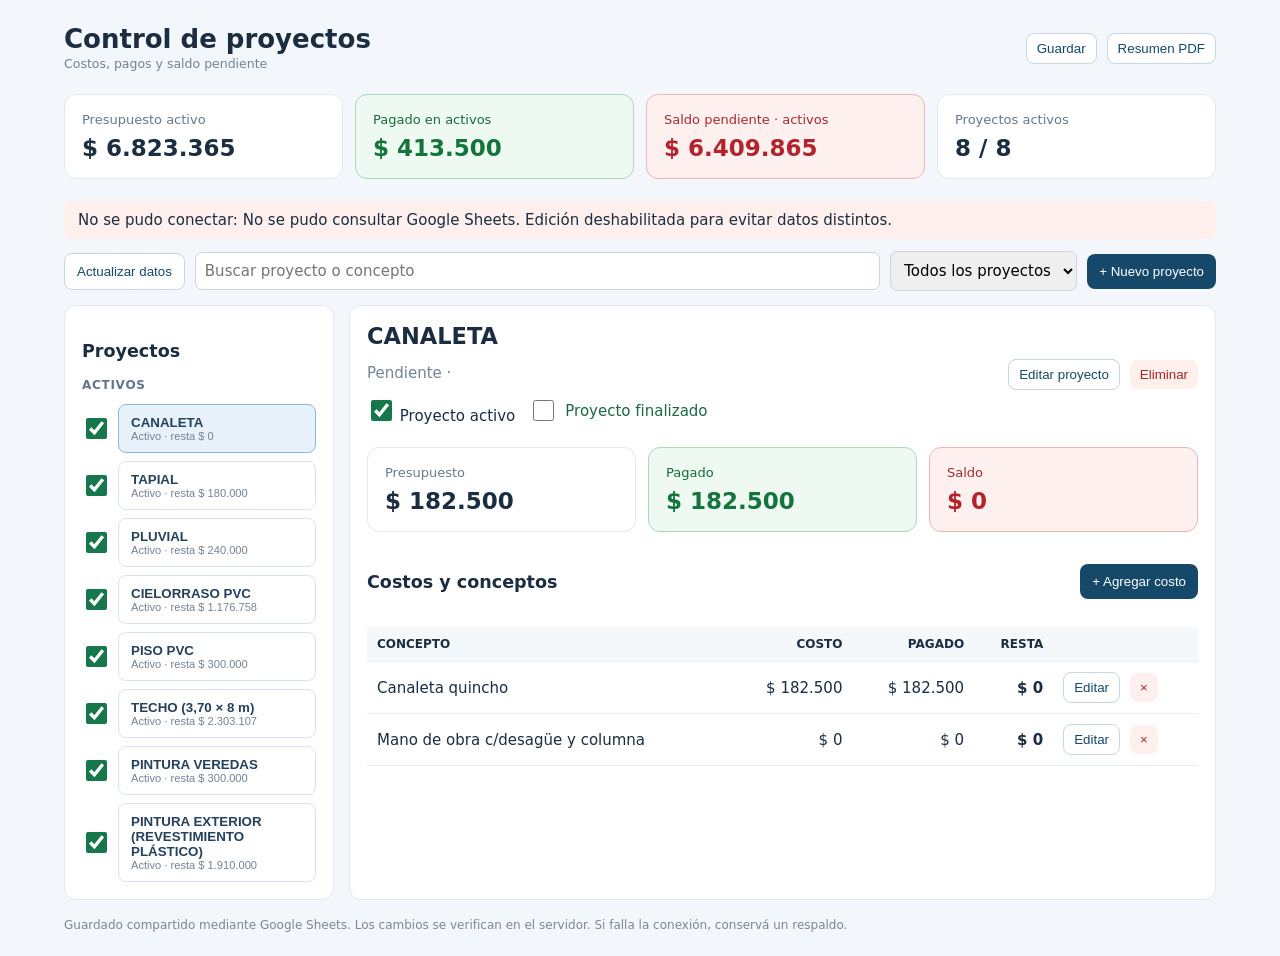
<file: control-proyectos/index.html>
<!doctype html><html lang="es"><meta charset="utf-8"><meta name="viewport" content="width=device-width,initial-scale=1"><title>Control de proyectos</title><style>
*{box-sizing:border-box}body{font:15px system-ui,Arial;color:#1b2d40;background:#f3f6fa;margin:0}.wrap{max-width:1200px;margin:auto;padding:24px}header,.toolbar,.head,.actions{display:flex;gap:10px;align-items:center;justify-content:space-between;flex-wrap:wrap}h1{margin:0;font-size:26px}small,.muted{color:#748395}button{background:#16486a;color:#fff;border:0;border-radius:8px;padding:10px 12px;cursor:pointer}button.alt{background:#fff;color:#16486a;border:1px solid #c9d5e0}button.del{background:#fff0ee;color:#a22}input,select{font:inherit;padding:9px;border:1px solid #cbd5df;border-radius:7px}input[type=checkbox]{width:21px;height:21px;accent-color:#16774c;cursor:pointer}.cards{display:grid;grid-template-columns:repeat(4,1fr);gap:12px;margin:22px 0}.card,.panel{background:#fff;border:1px solid #e1e8ef;border-radius:12px;padding:17px}.card span{display:block;font-size:13px;color:#67788b}.card strong{font-size:23px;display:block;margin-top:8px}.layout{display:grid;grid-template-columns:270px 1fr;gap:15px}.list{display:grid;gap:8px}.pr{display:flex;gap:8px;align-items:center}.pr button{flex:1;text-align:left;background:#fff;color:#25405a;border:1px solid #dbe4ee}.pr button.sel{background:#e7f1fa;border-color:#8eb8d8}.pr small{display:block}.group-name{font-size:12px;font-weight:700;letter-spacing:.06em;text-transform:uppercase;color:#64748b;margin:17px 0 4px;padding-top:10px;border-top:1px solid #e5ebf1}.group-name:first-child{border-top:0;margin-top:0;padding-top:0}.pr.completed input[type=checkbox]{accent-color:#9299a3;pointer-events:none;opacity:1}.pr.completed button{background:#f5f6f8;color:#576678}.pr.completed button.sel{background:#e7f1fa;color:#25405a}.complete-control{display:inline-flex;align-items:center;gap:8px;margin-left:14px;color:#1a6845}.head h2{margin:0}.toolbar{margin-bottom:14px;justify-content:flex-start}.toolbar input{flex:1;min-width:180px}.sub{margin:15px 0;color:#697a8c}table{border-collapse:collapse;width:100%;margin-top:18px}td,th{padding:10px;border-bottom:1px solid #e8edf2;text-align:left}th{background:#f5f8fb;font-size:12px;text-transform:uppercase}td.num,th.num{text-align:right}.scroll{overflow:auto}.actions{justify-content:flex-start}.actions button{padding:7px 10px}.modal{position:fixed;inset:0;background:#1426389c;display:none;align-items:center;justify-content:center;padding:16px}.modal.show{display:flex}.form{background:white;border-radius:12px;padding:24px;width:min(500px,100%)}.form label{display:block;margin:12px 0}.form label input,.form label select,.form textarea{display:block;width:100%;margin-top:5px}.form textarea{min-height:70px}.foot{font-size:12px;color:#7c8795;margin-top:18px}@media(max-width:850px){.cards{grid-template-columns:repeat(2,1fr)}.layout{grid-template-columns:1fr}}
 .card.paid-card{background:#edf9f1;border-color:#acd9ba}.card.paid-card span{color:#176b3d}.card.paid-card strong{color:#14743b}.card.balance-card{background:#fff0f0;border-color:#edb6b6}.card.balance-card span{color:#a52a2a}.card.balance-card strong{color:#b4232b}</style><div class="wrap"><header><div><h1>Control de proyectos</h1><small>Costos, pagos y saldo pendiente</small></div><div class="actions"><button class="alt" id="saveNow">Guardar</button><button class="alt" id="pdfSummary" title="Resumen de todos los proyectos en formato A4">Resumen PDF</button><button id="backup" hidden>Guardar respaldo</button><button id="restore" hidden>Restaurar respaldo</button><button id="csv" hidden>Exportar CSV</button><input type="file" id="file" accept=".json" hidden></div></header><div class="cards"><div class="card"><span>Presupuesto activo</span><strong id="c"></strong></div><div class="card paid-card"><span>Pagado en activos</span><strong id="p"></strong></div><div class="card balance-card"><span>Saldo pendiente · activos</span><strong id="s"></strong></div><div class="card"><span>Proyectos activos</span><strong id="n"></strong></div></div><div id="sync-status" role="status" style="padding:10px 14px;background:#eef4ff;border-radius:8px;margin:12px 0">Conectando con Google Sheets…</div><div class="toolbar"><button class="alt" id="refreshRemote">Actualizar datos</button><input id="search" placeholder="Buscar proyecto o concepto"><select id="filter"><option value="all">Todos los proyectos</option><option value="active">Solo activos</option><option value="completed">Finalizados</option><option value="inactive">No activos</option></select><button id="add">+ Nuevo proyecto</button></div><div class="layout"><aside class="panel"><h3>Proyectos</h3><div id="list" class="list"></div></aside><main class="panel" id="detail"></main></div><div class="foot">Guardado compartido mediante Google Sheets. Los cambios se verifican en el servidor. Si falla la conexión, conservá un respaldo.</div></div><div class="modal" id="modal"><form class="form" id="form"><h2 id="title"></h2><div id="fields"></div><div class="actions"><button type="submit">Guardar</button><button type="button" class="alt" id="cancel">Cancelar</button></div></form></div><script>
const initial=[
['CANALETA',[['Canaleta quincho',182500,182500],['Mano de obra c/desagüe y columna',0,0]]],
['TAPIAL',[['Ladrillo común 200 unidades',60000,60000],['1/2 mt de arena',32000,32000],['5 cemento',45000,45000],['1kg de alambre',5000,5000],['2 plasticor',0,0],['1 hierro del 8',0,0],['Mano de obra',180000,0]]],
['PLUVIAL',[['2 caños de 110 PVC',70000,70000],['1 bolsa de cemento',9000,9000],['1 bolsa de arena',10000,10000],['6 bolsas de piedra',0,0],['1 rejilla 20x20',0,0],['Mano de obra',180000,0],['Barra',60000,0]]],
['CIELORRASO PVC',[['36,30 m² / 3,3 × 11 m',816758,0],['Mano de obra',360000,0]]],
['PISO PVC',[['36,30 m² de piso',0,0],['Mano de obra',300000,0]]],
['TECHO (3,70 × 8 m)',[['8 caños de 80x40x1,6x6m',422787,0],['4 caños de 80x80x1,6x6m',283048,0],['4 chapas translúcidas PVC de 8m',572400,0],['200 tornillos',22990,0],['2kg electrodos',28525,0],['5 discos de corte',21477,0],['1 disco de desbaste',4719,0],['4l de antióxido',57161,0],['5 bolsas de cemento',0,0],['3 hierros del 8',0,0],['1/4m de arena',0,0],['1/4m de piedra',0,0],['Mano de obra',740000,0],['Cenefas y canaleta',0,0],['Mano de obra cenefa y canaleta',150000,0]]],
['PINTURA VEREDAS',[['2 tachos de 4l pintura',100000,0],['Mano de obra',200000,0]]],
['PINTURA EXTERIOR (REVESTIMIENTO PLÁSTICO)',[['76m² de revestimiento',760000,0],['Base para dos manos',250000,0],['Mano de obra',900000,0]]]
];const key='control_proyectos_v1',id=()=>Math.random().toString(36).slice(2,10),E=x=>String(x??'').replace(/[&<>"']/g,c=>({'&':'&amp;','<':'&lt;','>':'&gt;','"':'&quot;',"'":'&#39;'}[c])),cash=x=>new Intl.NumberFormat('es-AR',{style:'currency',currency:'ARS',maximumFractionDigits:0}).format(Number(x)||0),seed=()=>initial.map(([name,items])=>({id:id(),name,status:'Pendiente',active:true,note:'',items:items.map(([description,cost,paidAmount])=>({id:id(),description,cost,paidAmount}))}));let data;try{data=JSON.parse(localStorage.getItem(key));if(!Array.isArray(data))throw 1}catch{data=seed()}data.forEach(p=>{p.active=p.active!==false;p.items.forEach(i=>{if(i.paidAmount==null)i.paidAmount=(i.payments||[]).reduce((s,x)=>s+Number(x.amount||0),0)})});let selected=data[0]?.id,save=()=>localStorage.setItem(key,JSON.stringify(data)),tot=p=>p.items.reduce((a,i)=>({cost:a.cost+Number(i.cost||0),paid:a.paid+Number(i.paidAmount||0)}),{cost:0,paid:0}),upd=()=>{save();render();queueSync()};function render(){let a=data.filter(p=>p.active&&!p.completed).reduce((a,p)=>{let t=tot(p);return{cost:a.cost+t.cost,paid:a.paid+t.paid}},{cost:0,paid:0});c.textContent=cash(a.cost);document.getElementById('p').textContent=cash(a.paid);s.textContent=cash(a.cost-a.paid);n.textContent=data.filter(p=>p.active&&!p.completed).length+' / '+data.length;let q=search.value.toLowerCase(),f=filter.value,group=p=>p.completed?'completed':p.active?'active':'inactive',
 visible=data.filter(p=>(f==='all'||group(p)===f)&&(p.name.toLowerCase().includes(q)||(p.items||[]).some(i=>i.description.toLowerCase().includes(q))));
 visible.sort((a,b)=>({active:0,completed:1,inactive:2}[group(a)]-({active:0,completed:1,inactive:2}[group(b)])));
 if(!visible.some(p=>p.id===selected))selected=visible[0]?.id;
 let last='';
 list.innerHTML=visible.map(p=>{
  let t=tot(p),g=group(p),heading=g==='active'?'Activos':g==='completed'?'Finalizados':'No activos';
  let title=g!==last?'<div class="group-name">'+heading+'</div>':'';last=g;
  return title+'<div class="pr '+(g==='completed'?'completed':'')+'"><input type="checkbox" data-active="'+p.id+'" '+((g==='active'||g==='completed')?'checked':'')+' title="'+(g==='completed'?'Proyecto finalizado':'Proyecto activo')+'"><button class="'+(selected===p.id?'sel':'')+'" data-project="'+p.id+'"><b>'+E(p.name)+'</b><small>'+ (g==='active'?'Activo':g==='completed'?'Finalizado':'No activo') +' · resta '+cash(t.cost-t.paid)+'</small></button></div>'
 }).join('')||'<p class="muted">Sin resultados</p>';let p=data.find(p=>p.id===selected);if(!p){detail.innerHTML='<p>Seleccioná un proyecto.</p>';return}let t=tot(p);detail.innerHTML='<div class="head"><div><h2>'+E(p.name)+'</h2><p class="muted">'+(p.completed?'Finalizado':E(p.status))+' · '+E(p.note)+'</p><label><input id="act" type="checkbox" '+(p.active&&!p.completed?'checked':'')+'> Proyecto activo</label><label class="complete-control"><input id="completed" type="checkbox" '+(p.completed?'checked':'')+'> Proyecto finalizado</label></div><div class="actions"><button class="alt" id="edit">Editar proyecto</button><button class="del" id="del">Eliminar</button></div></div><div class="cards" style="grid-template-columns:repeat(3,1fr)"><div class="card"><span>Presupuesto</span><strong>'+cash(t.cost)+'</strong></div><div class="card paid-card"><span>Pagado</span><strong>'+cash(t.paid)+'</strong></div><div class="card balance-card"><span>Saldo</span><strong>'+cash(t.cost-t.paid)+'</strong></div></div><div class="head"><h3>Costos y conceptos</h3><button id="additem">+ Agregar costo</button></div><div class="scroll"><table><thead><tr><th>Concepto</th><th class="num">Costo</th><th class="num">Pagado</th><th class="num">Resta</th><th></th></tr></thead><tbody>'+p.items.slice().sort((a,b)=>{const da=Number(a.cost||0)-Number(a.paidAmount||0),db=Number(b.cost||0)-Number(b.paidAmount||0);const ga=da>0?0:Number(a.cost||0)>0?1:2,gb=db>0?0:Number(b.cost||0)>0?1:2;return ga-gb||(ga===0?db-da:Number(b.cost||0)-Number(a.cost||0))||String(a.description).localeCompare(String(b.description),'es')}).map(i=>'<tr><td>'+E(i.description)+'</td><td class="num">'+cash(i.cost)+'</td><td class="num">'+cash(i.paidAmount)+'</td><td class="num" style="font-weight:700">'+cash(Number(i.cost)-Number(i.paidAmount))+'</td><td><div class="actions"><button class="alt" data-item="'+i.id+'">Editar</button><button class="del" data-remove="'+i.id+'">×</button></div></td></tr>').join('')+'</tbody></table></div>'}function editModal(title,arr,fn){document.getElementById('title').textContent=title;fields.innerHTML=arr.map(v=>'<label>'+E(v[1])+(v[2]==='select'?'<select name="'+v[0]+'">'+v[4].map(o=>'<option '+(o===v[3]?'selected':'')+'>'+E(o)+'</option>').join('')+'</select>':v[2]==='textarea'?'<textarea name="'+v[0]+'">'+E(v[3])+'</textarea>':'<input required name="'+v[0]+'" type="'+(v[2]||'text')+'" '+(v[2]==='number'?'min="0" step="0.01"':'')+' value="'+E(v[3]??'')+'">')+'</label>').join('');modal.classList.add('show');form.onsubmit=e=>{e.preventDefault();fn(Object.fromEntries(new FormData(form)));modal.classList.remove('show');upd()}}function projectForm(p){editModal(p?'Editar proyecto':'Nuevo proyecto',[['name','Nombre','text',p?.name||''],['status','Estado','select',p?.status||'Pendiente',['Pendiente','En ejecución','Finalizado']],['note','Observaciones','textarea',p?.note||'']],v=>{if(p)Object.assign(p,v);else{let x={id:id(),name:v.name,status:v.status,note:v.note,active:true,items:[]};data.push(x);selected=x.id}})}function itemForm(p,i){editModal(i?'Editar concepto':'Nuevo costo',[['description','Concepto','text',i?.description||''],['cost','Costo presupuestado','number',i?.cost??0],['paidAmount','Pagado','number',i?.paidAmount??0]],v=>{let x={description:v.description,cost:Number(v.cost),paidAmount:Number(v.paidAmount)};if(i)Object.assign(i,x);else p.items.push({id:id(),...x})})}document.getElementById('add').onclick=()=>projectForm();search.oninput=render;filter.onchange=render;cancel.onclick=()=>modal.classList.remove('show');document.body.addEventListener('change',e=>{if(!e.target.matches('#act,#completed,input[data-active]'))return;const p=(e.target.id==='act'||e.target.id==='completed')?data.find(x=>x.id===selected):data.find(x=>x.id===e.target.dataset.active);if(!p)return;if(locked){e.target.checked=e.target.id==='completed'?!!p.completed:!!(p.active&&!p.completed);return}if(e.target.id==='completed'){p.completed=e.target.checked;if(p.completed)p.active=false;else p.active=true}else{p.active=e.target.checked;if(p.active)p.completed=false}upd()});document.body.addEventListener('click',e=>{let b=e.target.closest('button');if(!b)return;if(b.dataset.project){selected=b.dataset.project;render();return}let p=data.find(p=>p.id===selected);if(!p)return;if(b.id==='edit')projectForm(p);if(b.id==='del'&&confirm('¿Eliminar proyecto?')){data=data.filter(x=>x.id!==p.id);selected=data[0]?.id;upd()}if(b.id==='additem')itemForm(p);if(b.dataset.item)itemForm(p,p.items.find(i=>i.id===b.dataset.item));if(b.dataset.remove&&confirm('¿Eliminar concepto?')){p.items=p.items.filter(i=>i.id!==b.dataset.remove);upd()}});function dl(content,name,type){let a=document.createElement('a'),u=URL.createObjectURL(new Blob([content],{type}));a.href=u;a.download=name;a.click();setTimeout(()=>URL.revokeObjectURL(u),500)}backup.onclick=()=>dl(JSON.stringify({version:2,projects:data},null,2),'respaldo_proyectos.json','application/json');restore.onclick=()=>file.click();file.onchange=async()=>{try{let j=JSON.parse(await file.files[0].text());if(!Array.isArray(j.projects))throw Error();if(confirm('¿Reemplazar datos actuales?')){data=j.projects;selected=data[0]?.id;upd()}}catch{alert('Respaldo incorrecto')}file.value=''};csv.onclick=()=>{let rows=[['Proyecto','Activo','Estado','Concepto','Costo','Pagado','Resta']];data.forEach(p=>p.items.forEach(i=>rows.push([p.name,p.active?'Sí':'No',p.status,i.description,i.cost,i.paidAmount,Number(i.cost)-Number(i.paidAmount)])));dl('\ufeff'+rows.map(r=>r.map(x=>'"'+String(x).replace(/"/g,'""')+'"').join(';')).join('\r\n'),'proyectos.csv','text/csv')};render();

const SERVICE='https://script.google.com/macros/s/AKfycbzwabcBMtCHVPYCfE2iRS7ivRHzhffWoXqF9jPuhnJ9L0bvOixS2ckPKdizKaEfRfRT/exec';
let revision=null,locked=true,writing=false,dirty=false;
const notice=(msg,error=false)=>{const el=document.getElementById('sync-status');el.textContent=msg;el.style.background=error?'#fff0ed':'#eef4ff'};
function jsonp(){
 return new Promise((resolve,reject)=>{
  const cb='cp'+Math.random().toString(36).slice(2),node=document.createElement('script');
  const timeout=setTimeout(()=>{cleanup();reject(new Error('Sin respuesta del servidor'))},12000);
  function cleanup(){clearTimeout(timeout);delete window[cb];node.remove()}
  window[cb]=d=>{cleanup();resolve(d)};
  node.onerror=()=>{cleanup();reject(new Error('No se pudo consultar Google Sheets'))};
  node.src=SERVICE+'?callback='+cb+'&_='+Date.now();document.head.appendChild(node)
 });
}
async function sendPOST(payload){
 // Petición simple sin preflight CORS; Apps Script recibe el JSON por e.postData.contents.
 // La respuesta opaque no implica éxito: verificamos versión y contenido vía JSONP.
 const response=await fetch(SERVICE,{
  method:'POST',mode:'no-cors',redirect:'follow',
  headers:{'Content-Type':'text/plain;charset=utf-8'},
  body:JSON.stringify(payload)
 });
 return response;
}
function setLocked(value){locked=value;document.querySelectorAll('#add,#restore,#detail button').forEach(x=>x.disabled=value);document.querySelectorAll('#detail input[type=checkbox],#list input[type=checkbox]').forEach(x=>{x.disabled=false;x.setAttribute('aria-disabled',String(value));x.style.cursor=value?'wait':'pointer';});document.getElementById('refreshRemote').disabled=value}
async function loadRemote(){
 if(writing||dirty){notice('Hay cambios pendientes de confirmar. No se actualizaron los datos.',true);return}
 setLocked(true);notice('Consultando base compartida…');
 try{
  const remote=await jsonp();if(!remote.ok)throw Error(remote.mensaje||'Error del servidor');
  revision=remote.version;
  if(revision===0 && !remote.proyectos.length){
   // No migrar automáticamente datos de un navegador al almacén de todos.
   notice('La base compartida está vacía. Usá «Restaurar respaldo» para cargar los proyectos iniciales, o creá un proyecto.');
   data=[];selected=null;
  }else{data=remote.proyectos;selected=data.find(p=>p.id===selected)?.id||data[0]?.id;notice('Datos compartidos actualizados · versión '+revision)}
  save();render();setLocked(false);
 }catch(e){notice('No se pudo conectar: '+e.message+'. Edición deshabilitada para evitar datos distintos.',true);setLocked(true)}
}
function queueSync(){
 if(locked){notice('Sin conexión: no se puede guardar.',true);return}
 dirty=true;setLocked(true);notice('Guardando en Google Sheets…');syncNow()
}
async function syncNow(){
 if(writing||!dirty)return;
 writing=true;dirty=false;
 const snapshot=JSON.stringify(data),base=revision;
 try{
  await sendPOST({version:base,proyectos:JSON.parse(snapshot)});
  let actual=null;
  for(let k=0;k<12;k++){
   await new Promise(r=>setTimeout(r,900));
   actual=await jsonp();
   if(actual.ok&&actual.version>base)break;
  }
  if(!actual||!actual.ok||actual.version<=base)throw Error('El servidor no confirmó el guardado. No vuelvas a editar hasta revisar los datos.');
  if(actual.version!==base+1||JSON.stringify(actual.proyectos)!==snapshot){
   notice('Se detectó otra modificación o conflicto. Se cargó la versión guardada en Google Sheets.',true)
  }else notice('Cambios guardados para todos · versión '+actual.version);
  revision=actual.version;data=actual.proyectos;selected=data.find(p=>p.id===selected)?.id||data[0]?.id;save();render();setLocked(false)
 }catch(e){
  notice('No se pudo verificar el guardado: '+e.message+' Descargá respaldo antes de recargar.',true);
  setLocked(true)
 }finally{writing=false}
}

/**
 * Resumen A4 de todos los proyectos, independientemente del filtro de pantalla.
 * Consulta el servidor antes de generar el informe para evitar exportar datos viejos.
 * Desde Imprimir se puede elegir "Guardar como PDF".
 */
function resumenDocumento(projects,version){
 const grupos=[
  {titulo:'ACTIVOS',clave:'active'},
  {titulo:'FINALIZADOS',clave:'completed'},
  {titulo:'NO ACTIVOS',clave:'inactive'}
 ];
 const grupo=p=>p.completed?'completed':p.active?'active':'inactive';
 const total=arr=>arr.reduce((acc,p)=>{
  const t=tot(p);acc.presupuesto+=t.cost;acc.pagado+=t.paid;acc.saldo+=t.cost-t.paid;return acc
 },{presupuesto:0,pagado:0,saldo:0});
 const activos=projects.filter(p=>grupo(p)==='active'),resumen=total(activos);
 const moneda=x=>cash(x);
 const fecha=new Intl.DateTimeFormat('es-AR',{dateStyle:'long',timeStyle:'short'}).format(new Date());
 const section=grupos.map(g=>{
  const ps=projects.filter(p=>grupo(p)===g.clave),t=total(ps);
  return '<section><h2>'+g.titulo+' <small>('+ps.length+')</small></h2>'+
   (ps.length?'<table><thead><tr><th>Proyecto</th><th>Estado</th><th class="number">Presupuesto</th><th class="number">Pagado</th><th class="number">Saldo</th></tr></thead><tbody>'+
   ps.map(p=>{const v=tot(p);return '<tr><td>'+E(p.name)+'</td><td>'+E(g.clave==='active'?(p.status||'En ejecución'):g.clave==='completed'?'Finalizado':'No activo')+'</td><td class="number">'+moneda(v.cost)+'</td><td class="number">'+moneda(v.paid)+'</td><td class="number">'+moneda(v.cost-v.paid)+'</td></tr>'}).join('')+
   '<tr class="subtotal"><td colspan="2">Subtotal · '+E(g.titulo.toLowerCase())+'</td><td class="number">'+moneda(t.presupuesto)+'</td><td class="number">'+moneda(t.pagado)+'</td><td class="number">'+moneda(t.saldo)+'</td></tr></tbody></table>':'<p class="empty">Sin proyectos en este estado.</p>')+'</section>'
 }).join('');
 return '<!doctype html><html lang="es"><head><meta charset="utf-8"><title>Resumen de proyectos</title><style>'+
 '@page{size:A4 portrait;margin:16mm 13mm}*{box-sizing:border-box}body{font-family:Arial,Helvetica,sans-serif;color:#172e43;margin:0;font-size:10pt}header{border-bottom:2px solid #173e5c;padding-bottom:12px;margin-bottom:16px}h1{font-size:19pt;margin:0 0 5px}header p{margin:0;color:#63778a;font-size:9pt}.kpis{display:grid;grid-template-columns:repeat(3,1fr);gap:9px;margin-bottom:18px}.kpi{border:1px solid #d7e1eb;border-radius:6px;padding:10px}.kpi span{display:block;color:#687b8c;font-size:8pt;margin-bottom:5px}.kpi strong{font-size:13pt}.paid{color:#167144}.balance{color:#aa2831}h2{font-size:11pt;color:#173e5c;margin:19px 0 8px;border-bottom:1px solid #dce4ed;padding-bottom:5px}h2 small{font-weight:normal;color:#667c8d}table{width:100%;border-collapse:collapse;table-layout:fixed}th,td{padding:7px 6px;border-bottom:1px solid #e2e8ee;vertical-align:top;overflow-wrap:anywhere}th{text-align:left;background:#eef3f7;font-size:8pt}th:first-child{width:31%}th:nth-child(2){width:18%}.number{text-align:right;white-space:nowrap}tbody tr{break-inside:avoid;page-break-inside:avoid}.subtotal td{font-weight:bold;background:#f2f5f8;border-top:1px solid #c8d4de}.empty{color:#7c8b97;font-style:italic}.note{font-size:8pt;color:#607182;margin-top:18px;border-top:1px solid #e3e8ed;padding-top:9px}section{break-inside:auto}h2{break-after:avoid} @media screen{body{max-width:850px;margin:30px auto;padding:20px;box-shadow:0 0 10px #cbd1d9}}'+
 '</style></head><body><header><h1>Control de proyectos · Resumen general</h1><p>Fecha: '+E(fecha)+' · Versión compartida: '+E(version)+' · Total de proyectos: '+projects.length+'</p></header>'+
 '<div class="kpis"><div class="kpi"><span>Presupuesto activo</span><strong>'+moneda(resumen.presupuesto)+'</strong></div><div class="kpi"><span>Pagado en activos</span><strong class="paid">'+moneda(resumen.pagado)+'</strong></div><div class="kpi"><span>Saldo pendiente · activos</span><strong class="balance">'+moneda(resumen.saldo)+'</strong></div></div>'+
 section+'<p class="note">Los totales generales consideran únicamente proyectos activos. Los finalizados y no activos se informan por separado y no afectan el saldo pendiente general.</p></body></html>';
}
async function generarResumenPDF(){
 const pagina=window.open('','_blank');
 if(!pagina){alert('Permití las ventanas emergentes para generar el resumen PDF.');return}
 pagina.document.write('<!doctype html><html lang="es"><meta charset="utf-8"><title>Generando resumen...</title><body style="font-family:Arial;padding:30px">Consultando datos compartidos...</body></html>');
 try{
  if(writing||dirty)throw Error('Hay un guardado en curso. Volvé a intentar cuando termine.');
  const remote=await jsonp();
  if(!remote.ok||!Array.isArray(remote.proyectos))throw Error(remote.mensaje||'No se pudo obtener el resumen compartido');
  pagina.document.open();pagina.document.write(resumenDocumento(remote.proyectos,remote.version));pagina.document.close();
  pagina.focus();
  setTimeout(()=>{if(!pagina.closed)pagina.print()},650);
 }catch(err){
  pagina.document.open();pagina.document.write('<!doctype html><html lang="es"><meta charset="utf-8"><title>Error</title><body style="font-family:Arial;padding:30px"><h2>No se pudo generar el resumen</h2><p>'+E(err.message)+'</p><p>Volvé a intentarlo cuando la conexión esté disponible.</p></body></html>');pagina.document.close();
 }
}
document.getElementById('pdfSummary').onclick=generarResumenPDF;
document.getElementById('saveNow').onclick=async()=>{
 const btn=document.getElementById('saveNow');
 if(writing||dirty){notice('Guardando cambios en Google Sheets…');return}
 if(locked){notice('No hay conexión confirmada. Usá Actualizar datos para reconectar.',true);return}
 btn.disabled=true;notice('Verificando guardado compartido…');
 try{
  const remoto=await jsonp();
  if(!remoto.ok)throw Error(remoto.mensaje||'No se pudo consultar Google Sheets');
  if(remoto.version!==revision||JSON.stringify(remoto.proyectos)!==JSON.stringify(data)){
   notice('Hay cambios más recientes en Google Sheets. Presioná Actualizar datos para verlos.',true);
  }else notice('Guardado confirmado para todos · versión '+revision);
 }catch(e){notice('No se pudo confirmar el guardado: '+e.message,true)}
 finally{btn.disabled=false}
};

document.getElementById('refreshRemote').onclick=()=>{if(!dirty&&!writing)loadRemote()};
document.getElementById('add').disabled=true;
loadRemote();

</script></html>
</file>
